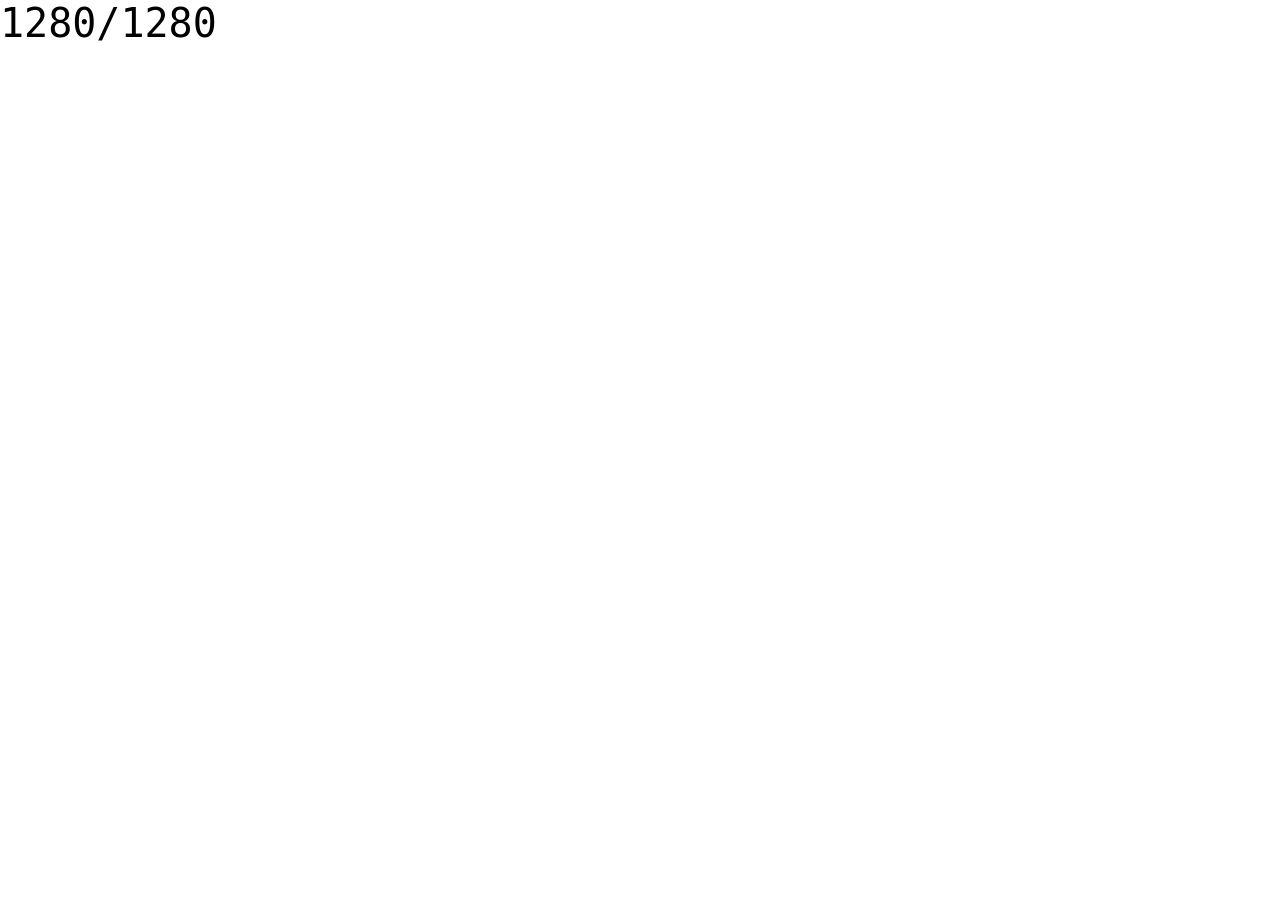
<file: _w.html>
<!DOCTYPE html><meta name="viewport" content="width=device-width,initial-scale=1"><body style="margin:0;font:40px monospace"><div id=o>?</div><script>o.textContent=innerWidth+"/"+document.documentElement.clientWidth</script>
</file>
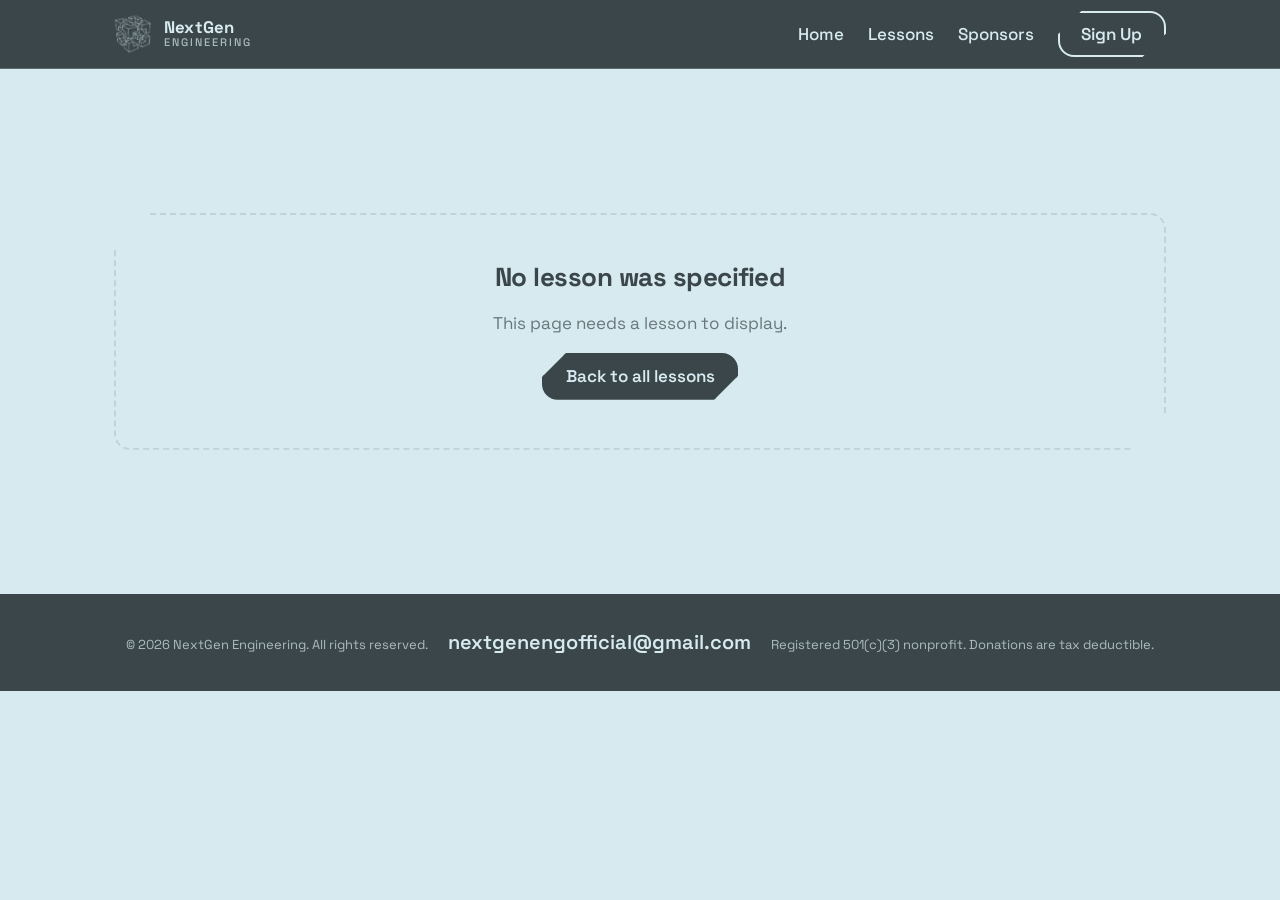
<file: lesson.html>
<!DOCTYPE html>
<html lang="en">
<head>
  <meta charset="utf-8">
  <meta name="viewport" content="width=device-width, initial-scale=1">

  <!-- Title and description are rewritten by lessons.js once the lesson loads. -->
  <title>Lesson | NextGen Engineering</title>
  <meta name="description" content="A free step by step engineering lesson from NextGen Engineering.">

  <meta property="og:type" content="article">
  <meta property="og:site_name" content="NextGen Engineering">
  <meta name="theme-color" content="#3B464A">

  <link rel="preconnect" href="https://fonts.googleapis.com">
  <link rel="preconnect" href="https://fonts.gstatic.com" crossorigin>
  <link href="https://fonts.googleapis.com/css2?family=Space+Grotesk:wght@400;500;600;700&display=swap" rel="stylesheet">

  <link rel="icon" href="files/images/logo-mark.svg" type="image/svg+xml">
  <link rel="stylesheet" href="styles.css">
</head>
<body>
  <a class="btn btn--primary visually-hidden" href="#main">Skip to content</a>

  <div data-include="header"></div>

  <main id="main">
    <section class="lesson-hero" id="lesson-hero"></section>

    <section class="section" id="lesson-body"></section>

    <section class="section section--surface" id="related" hidden>
      <div class="container">
        <div class="section-head">
          <span class="eyebrow">Keep going</span>
          <h2>Related lessons</h2>
        </div>
        <div class="grid grid--3" id="related-grid"></div>
      </div>
    </section>
  </main>

  <div data-include="footer"></div>

  <script src="script.js"></script>
  <script src="lessons.js"></script>
</body>
</html>
</file>
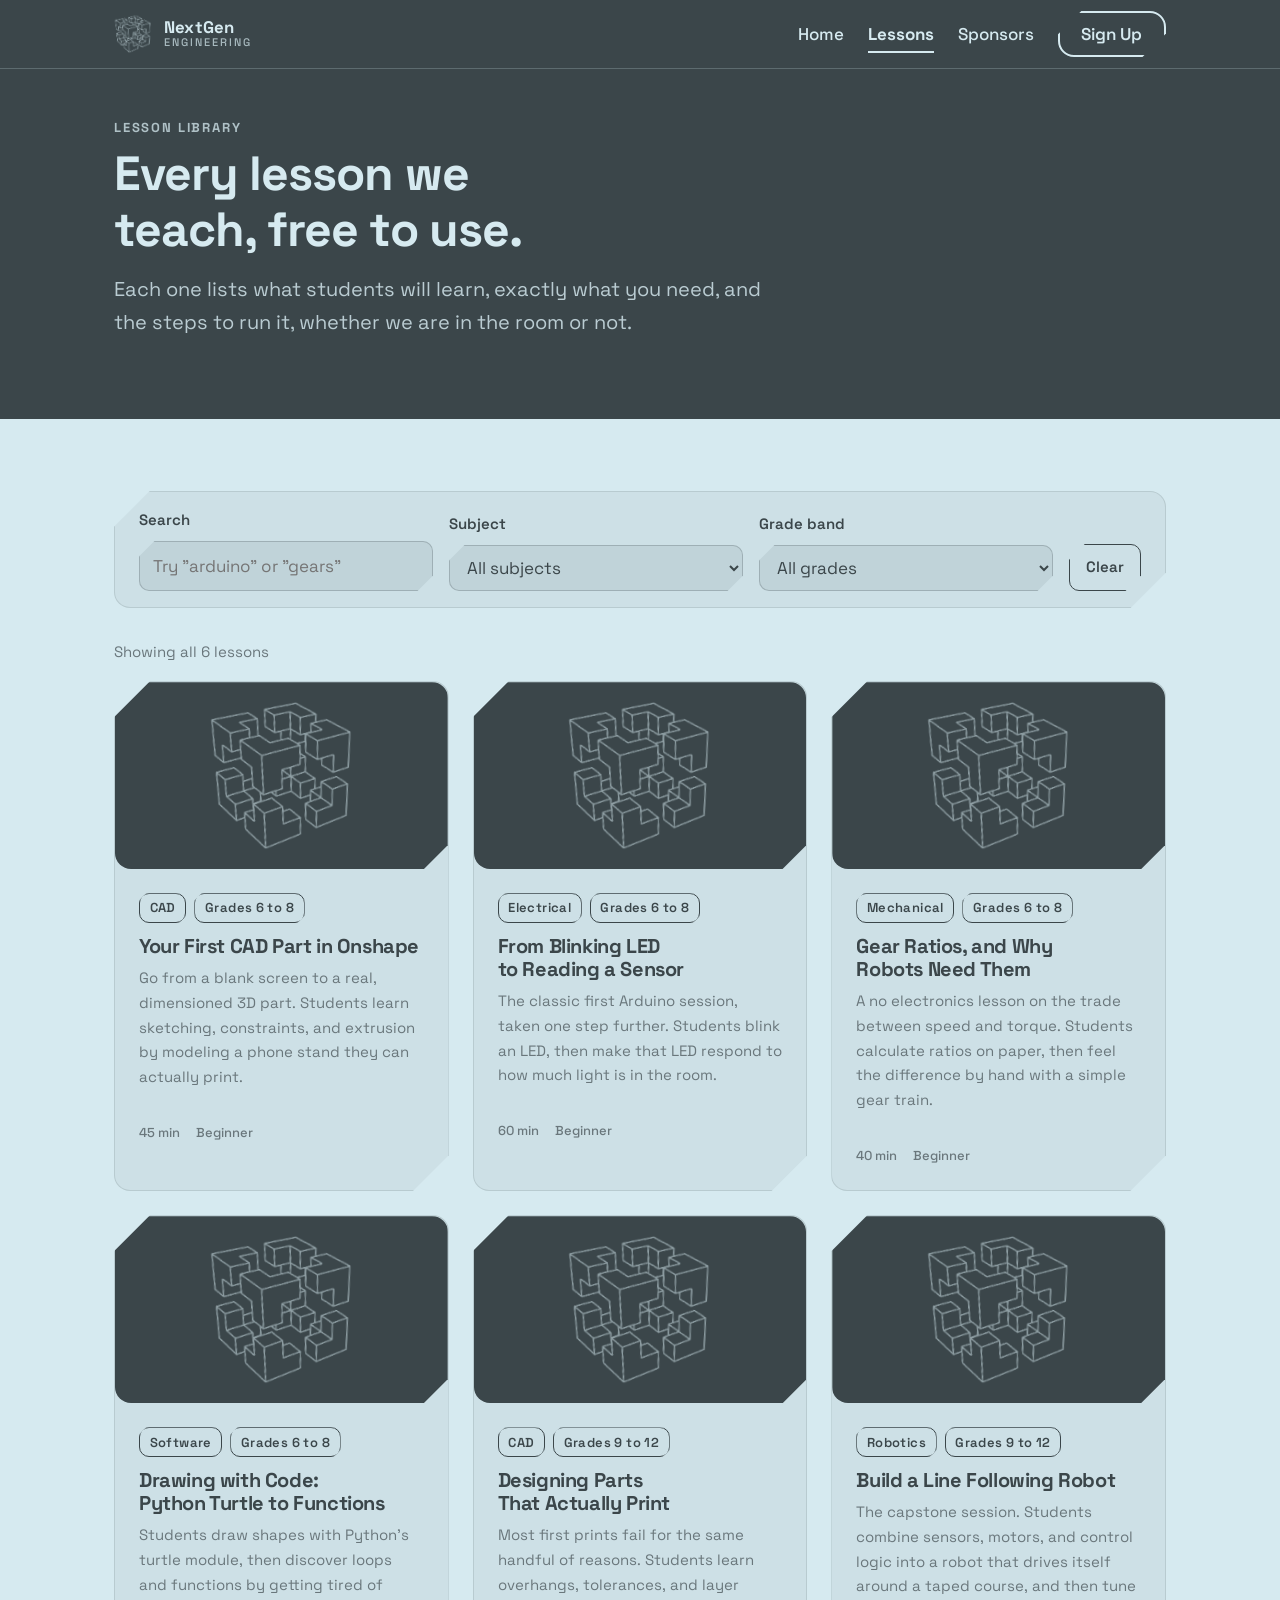
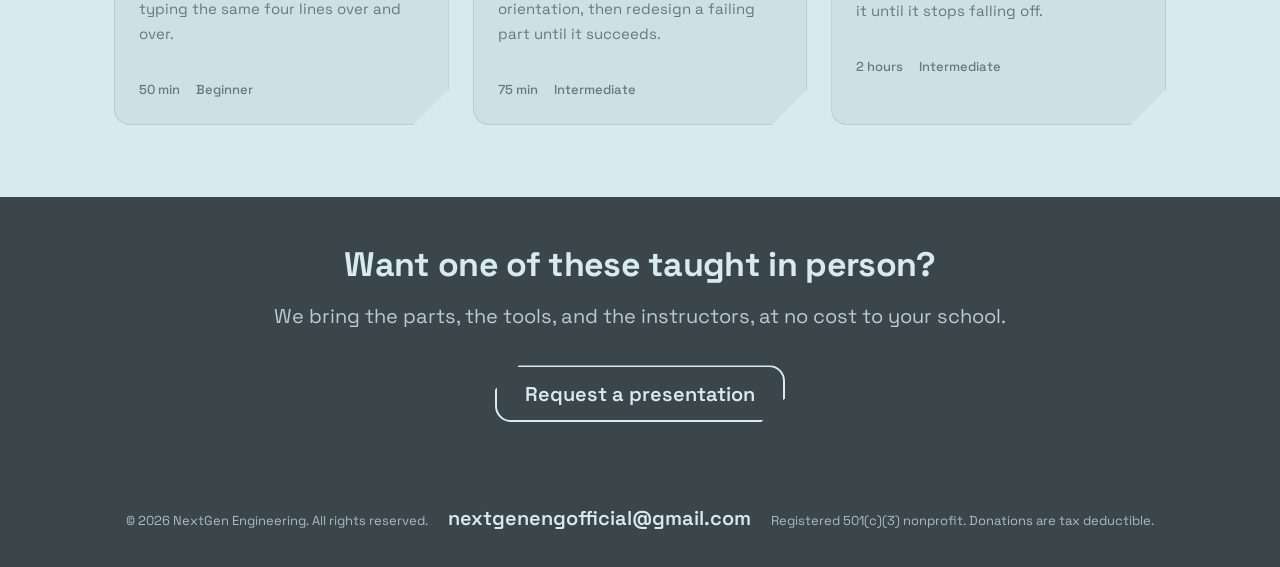
<file: lessons.html>
<!DOCTYPE html>
<html lang="en">
<head>
  <meta charset="utf-8">
  <meta name="viewport" content="width=device-width, initial-scale=1">

  <title>Lesson Library | NextGen Engineering</title>
  <meta name="description" content="Free engineering lessons for grades 6 to 12: CAD, electronics, mechanical design, software, and robotics. Every lesson includes objectives, a materials list, and step by step instructions.">
  <link rel="canonical" href="https://nextgenengineering.org/lessons.html">

  <meta property="og:type" content="website">
  <meta property="og:site_name" content="NextGen Engineering">
  <meta property="og:title" content="Lesson Library | NextGen Engineering">
  <meta property="og:description" content="Free, step by step engineering lessons for grades 6 to 12.">
  <meta property="og:url" content="https://nextgenengineering.org/lessons.html">
  <meta property="og:image" content="https://nextgenengineering.org/files/images/og-image.png">
  <meta name="twitter:card" content="summary_large_image">
  <meta name="theme-color" content="#3B464A">

  <link rel="preconnect" href="https://fonts.googleapis.com">
  <link rel="preconnect" href="https://fonts.gstatic.com" crossorigin>
  <link href="https://fonts.googleapis.com/css2?family=Space+Grotesk:wght@400;500;600;700&display=swap" rel="stylesheet">

  <link rel="icon" href="files/images/logo-mark.svg" type="image/svg+xml">
  <link rel="stylesheet" href="styles.css">
</head>
<body>
  <a class="btn btn--primary visually-hidden" href="#main">Skip to content</a>

  <div data-include="header"></div>

  <main id="main">

    <section class="section section--dark section--tight">
      <div class="container">
        <div class="section-head">
          <span class="eyebrow">Lesson library</span>
          <h1>Every lesson we teach, free to use.</h1>
          <p>
            Each one lists what students will learn, exactly what you need, and the steps to
            run it, whether we are in the room or not.
          </p>
        </div>
      </div>
    </section>

    <section class="section">
      <div class="container">

        <form class="filters" role="search" onsubmit="return false">
          <div class="field filters__search">
            <label for="filter-search">Search</label>
            <input type="search" id="filter-search" placeholder="Try &quot;arduino&quot; or &quot;gears&quot;" autocomplete="off">
          </div>

          <div class="field">
            <label for="filter-subject">Subject</label>
            <select id="filter-subject">
              <option value="">All subjects</option>
            </select>
          </div>

          <div class="field">
            <label for="filter-grade">Grade band</label>
            <select id="filter-grade">
              <option value="">All grades</option>
            </select>
          </div>

          <button type="button" class="filters__reset" id="filter-reset">Clear</button>
        </form>

        <p class="results-count" id="results-count" role="status" aria-live="polite">Loading lessons&hellip;</p>

        <div class="grid grid--3" id="lesson-grid"></div>

      </div>
    </section>

    <section class="section section--dark cta section--tight">
      <div class="container">
        <div class="section-head prose">
          <h2>Want one of these taught in person?</h2>
          <p>We bring the parts, the tools, and the instructors, at no cost to your school.</p>
        </div>
        <div class="btn-row">
          <a class="btn btn--outline btn--lg" href="signup.html?form=presentation">Request a presentation</a>
        </div>
      </div>
    </section>

  </main>

  <div data-include="footer"></div>

  <script src="script.js"></script>
  <script src="lessons.js"></script>
</body>
</html>
</file>
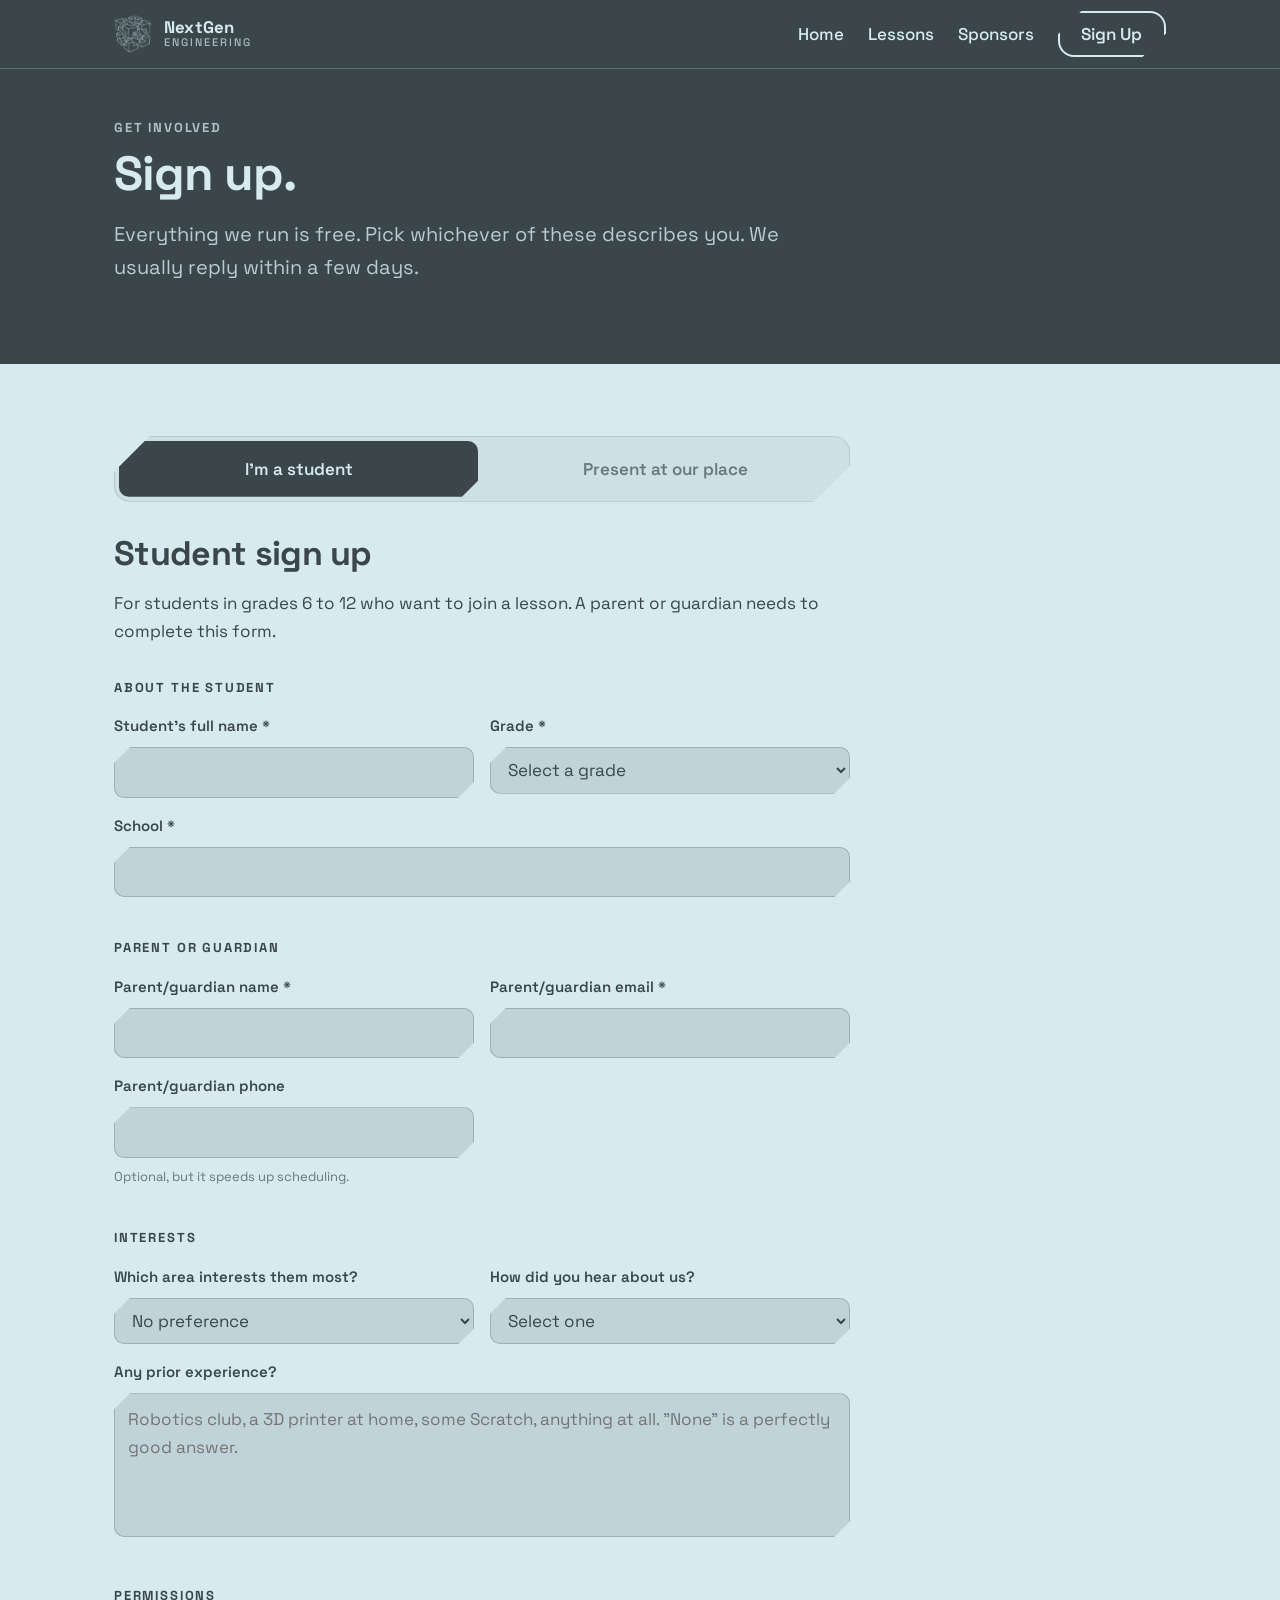
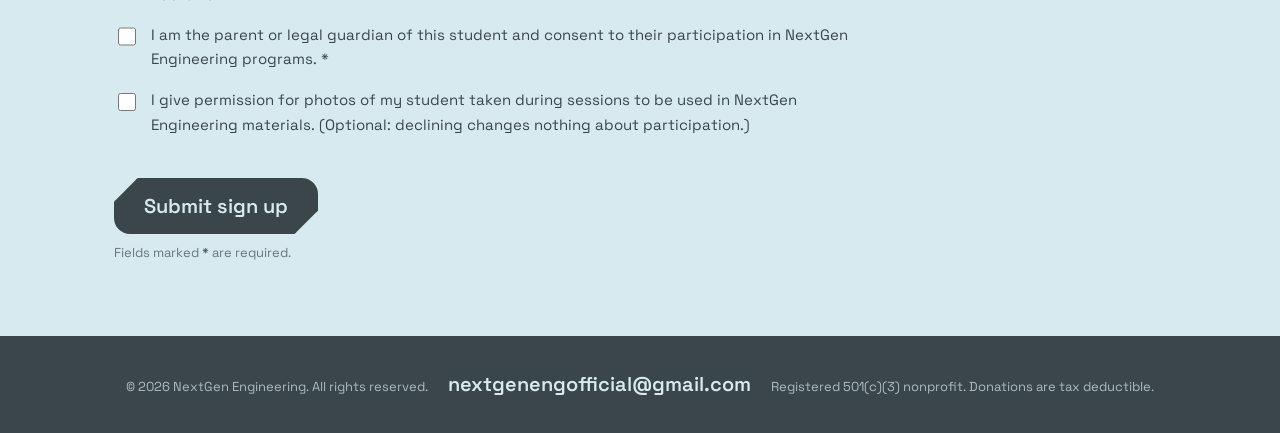
<file: signup.html>
<!DOCTYPE html>
<html lang="en">
<head>
  <meta charset="utf-8">
  <meta name="viewport" content="width=device-width, initial-scale=1">

  <title>Sign Up | NextGen Engineering</title>
  <meta name="description" content="Sign your student up for a free NextGen Engineering lesson, or request that we present at your school, library, or community center in the Orlando area.">
  <link rel="canonical" href="https://nextgenengineering.org/signup.html">

  <meta property="og:type" content="website">
  <meta property="og:site_name" content="NextGen Engineering">
  <meta property="og:title" content="Sign Up | NextGen Engineering">
  <meta property="og:description" content="Free engineering lessons for grades 6 to 12. Sign up as a student, or request a presentation for your group.">
  <meta property="og:url" content="https://nextgenengineering.org/signup.html">
  <meta property="og:image" content="https://nextgenengineering.org/files/images/og-image.png">
  <meta name="twitter:card" content="summary_large_image">
  <meta name="theme-color" content="#3B464A">

  <link rel="preconnect" href="https://fonts.googleapis.com">
  <link rel="preconnect" href="https://fonts.gstatic.com" crossorigin>
  <link href="https://fonts.googleapis.com/css2?family=Space+Grotesk:wght@400;500;600;700&display=swap" rel="stylesheet">

  <link rel="icon" href="files/images/logo-mark.svg" type="image/svg+xml">
  <link rel="stylesheet" href="styles.css">
</head>
<body>
  <a class="btn btn--primary visually-hidden" href="#main">Skip to content</a>

  <div data-include="header"></div>

  <main id="main">

    <section class="section section--dark section--tight">
      <div class="container">
        <div class="section-head">
          <span class="eyebrow">Get involved</span>
          <h1>Sign up.</h1>
          <p>
            Everything we run is free. Pick whichever of these describes you.
            We usually reply within a few days.
          </p>
        </div>
      </div>
    </section>

    <section class="section">
      <div class="container">

        <div class="form-card">

          <div class="tabs" role="tablist" aria-label="Sign up type">
            <button class="tab" type="button" role="tab" id="tab-student"
                    aria-controls="panel-student" aria-selected="true" data-form="student">
              I&rsquo;m a student
            </button>
            <button class="tab" type="button" role="tab" id="tab-presentation"
                    aria-controls="panel-presentation" aria-selected="false" data-form="presentation">
              Present at our place
            </button>
          </div>

          <!-- ============ Student sign up ============ -->
          <div class="tabpanel" id="panel-student" role="tabpanel" aria-labelledby="tab-student">

            <div class="prose" style="margin-bottom: var(--s-6)">
              <h2>Student sign up</h2>
              <p>
                For students in grades 6 to 12 who want to join a lesson. A parent or
                guardian needs to complete this form.
              </p>
            </div>

            <form class="js-w3form" data-label="student" novalidate>
              <input type="hidden" name="access_key" value="5e0a5d9a-e28c-4fcb-b5b9-926ee58a9d08">
              <input type="hidden" name="subject" value="New Student Sign Up: NextGen Engineering">
              <input type="hidden" name="form_type" value="student">
              <input type="hidden" name="from_name" value="NextGen Engineering Website">
              <!-- Web3Forms honeypot: bots fill it, humans never see it. -->
              <input type="checkbox" name="botcheck" class="botcheck" tabindex="-1" autocomplete="off">

              <fieldset>
                <legend>About the student</legend>
                <div class="form-grid">
                  <div class="field">
                    <label for="s-name">Student&rsquo;s full name <span class="required-star">*</span></label>
                    <input type="text" id="s-name" name="student_name" required autocomplete="name">
                  </div>
                  <div class="field">
                    <label for="s-grade">Grade <span class="required-star">*</span></label>
                    <select id="s-grade" name="student_grade" required>
                      <option value="">Select a grade</option>
                      <option>6th</option><option>7th</option><option>8th</option>
                      <option>9th</option><option>10th</option><option>11th</option><option>12th</option>
                    </select>
                  </div>
                  <div class="field field--full">
                    <label for="s-school">School <span class="required-star">*</span></label>
                    <input type="text" id="s-school" name="student_school" required>
                  </div>
                </div>
              </fieldset>

              <fieldset>
                <legend>Parent or guardian</legend>
                <div class="form-grid">
                  <div class="field">
                    <label for="s-parent">Parent/guardian name <span class="required-star">*</span></label>
                    <input type="text" id="s-parent" name="parent_name" required>
                  </div>
                  <div class="field">
                    <label for="s-email">Parent/guardian email <span class="required-star">*</span></label>
                    <input type="email" id="s-email" name="parent_email" required autocomplete="email">
                  </div>
                  <div class="field">
                    <label for="s-phone">Parent/guardian phone</label>
                    <input type="tel" id="s-phone" name="parent_phone" autocomplete="tel">
                    <p class="field__hint">Optional, but it speeds up scheduling.</p>
                  </div>
                </div>
              </fieldset>

              <fieldset>
                <legend>Interests</legend>
                <div class="form-grid">
                  <div class="field">
                    <label for="s-interest">Which area interests them most?</label>
                    <select id="s-interest" name="area_of_interest">
                      <option value="">No preference</option>
                      <option>Mechanical</option>
                      <option>Electrical</option>
                      <option>Software</option>
                      <option>CAD</option>
                      <option>Robotics</option>
                    </select>
                  </div>
                  <div class="field">
                    <label for="s-heard">How did you hear about us?</label>
                    <select id="s-heard" name="heard_about_us">
                      <option value="">Select one</option>
                      <option>School or teacher</option>
                      <option>Friend or family</option>
                      <option>Social media</option>
                      <option>Community event</option>
                      <option>Search engine</option>
                      <option>Other</option>
                    </select>
                  </div>
                  <div class="field field--full">
                    <label for="s-experience">Any prior experience?</label>
                    <textarea id="s-experience" name="prior_experience"
                              placeholder="Robotics club, a 3D printer at home, some Scratch, anything at all. &quot;None&quot; is a perfectly good answer."></textarea>
                  </div>
                </div>
              </fieldset>

              <fieldset>
                <legend>Permissions</legend>
                <div class="check-field">
                  <input type="checkbox" id="s-consent" name="parent_consent" value="Yes" required>
                  <label for="s-consent">
                    I am the parent or legal guardian of this student and consent to their
                    participation in NextGen Engineering programs. <span class="required-star">*</span>
                  </label>
                </div>
                <div class="check-field">
                  <input type="checkbox" id="s-photo" name="photo_release" value="Yes">
                  <label for="s-photo">
                    I give permission for photos of my student taken during sessions to be used
                    in NextGen Engineering materials. (Optional: declining changes nothing
                    about participation.)
                  </label>
                </div>
              </fieldset>

              <div class="js-form-status" role="status" aria-live="polite"></div>

              <button class="btn btn--primary btn--lg js-submit" type="submit">Submit sign up</button>
              <p class="field__hint">Fields marked <span class="required-star">*</span> are required.</p>
            </form>
          </div>

          <!-- ============ Presentation request ============ -->
          <div class="tabpanel" id="panel-presentation" role="tabpanel" aria-labelledby="tab-presentation" hidden>

            <div class="prose" style="margin-bottom: var(--s-6)">
              <h2>Request a presentation</h2>
              <p>
                For teachers, librarians, club sponsors, and community organizers in the
                Orlando area. We bring the materials and the instructors, free of charge.
              </p>
            </div>

            <form class="js-w3form" data-label="presentation" novalidate>
              <input type="hidden" name="access_key" value="5e0a5d9a-e28c-4fcb-b5b9-926ee58a9d08">
              <input type="hidden" name="subject" value="New Presentation Request: NextGen Engineering">
              <input type="hidden" name="form_type" value="presentation">
              <input type="hidden" name="from_name" value="NextGen Engineering Website">
              <input type="checkbox" name="botcheck" class="botcheck" tabindex="-1" autocomplete="off">

              <fieldset>
                <legend>Your contact info</legend>
                <div class="form-grid">
                  <div class="field">
                    <label for="p-name">Your name <span class="required-star">*</span></label>
                    <input type="text" id="p-name" name="contact_name" required autocomplete="name">
                  </div>
                  <div class="field">
                    <label for="p-role">Your role <span class="required-star">*</span></label>
                    <input type="text" id="p-role" name="contact_role" required
                           placeholder="Teacher, librarian, club sponsor…">
                  </div>
                  <div class="field">
                    <label for="p-email">Email <span class="required-star">*</span></label>
                    <input type="email" id="p-email" name="contact_email" required autocomplete="email">
                  </div>
                  <div class="field">
                    <label for="p-phone">Phone</label>
                    <input type="tel" id="p-phone" name="contact_phone" autocomplete="tel">
                  </div>
                </div>
              </fieldset>

              <fieldset>
                <legend>Your organization</legend>
                <div class="form-grid">
                  <div class="field field--full">
                    <label for="p-org">Organization name <span class="required-star">*</span></label>
                    <input type="text" id="p-org" name="organization" required>
                  </div>
                  <div class="field field--full">
                    <label for="p-address">Address <span class="required-star">*</span></label>
                    <input type="text" id="p-address" name="address" required
                           placeholder="Street, city, ZIP">
                    <p class="field__hint">We currently serve the greater Orlando area.</p>
                  </div>
                </div>
              </fieldset>

              <fieldset>
                <legend>The session</legend>
                <div class="form-grid">
                  <div class="field">
                    <label for="p-grades">Grade level of the audience <span class="required-star">*</span></label>
                    <select id="p-grades" name="audience_grades" required>
                      <option value="">Select one</option>
                      <option>Grades 6 to 8</option>
                      <option>Grades 9 to 12</option>
                      <option>Mixed 6 to 12</option>
                    </select>
                  </div>
                  <div class="field">
                    <label for="p-count">Approximate number of students <span class="required-star">*</span></label>
                    <input type="number" id="p-count" name="student_count" min="1" max="500" required>
                  </div>
                  <div class="field">
                    <label for="p-dates">Preferred dates</label>
                    <input type="text" id="p-dates" name="preferred_dates"
                           placeholder="e.g. any Friday in October">
                  </div>
                  <div class="field">
                    <label for="p-length">Session length</label>
                    <select id="p-length" name="session_length">
                      <option value="">Flexible</option>
                      <option>About 45 minutes (one class period)</option>
                      <option>About 90 minutes</option>
                      <option>Half day</option>
                      <option>Full day</option>
                    </select>
                  </div>
                  <div class="field field--full">
                    <label for="p-topics">Topics you&rsquo;re interested in</label>
                    <textarea id="p-topics" name="topics_of_interest"
                              placeholder="Anything from our lesson library, or tell us what you need and we'll build it."></textarea>
                  </div>
                </div>
              </fieldset>

              <fieldset>
                <legend>Your space</legend>
                <div class="form-grid">
                  <div class="field field--full">
                    <label for="p-equipment">What&rsquo;s available in the room?</label>
                    <textarea id="p-equipment" name="equipment_available"
                              placeholder="Projector? WiFi? Tables? Student laptops or Chromebooks? Power outlets?"></textarea>
                    <p class="field__hint">None of this is required; it just helps us plan what to bring.</p>
                  </div>
                  <div class="field field--full">
                    <label for="p-notes">Anything else we should know?</label>
                    <textarea id="p-notes" name="notes"></textarea>
                  </div>
                </div>
              </fieldset>

              <div class="js-form-status" role="status" aria-live="polite"></div>

              <button class="btn btn--primary btn--lg js-submit" type="submit">Send request</button>
              <p class="field__hint">Fields marked <span class="required-star">*</span> are required.</p>
            </form>
          </div>

        </div>
      </div>
    </section>

  </main>

  <div data-include="footer"></div>

  <script src="script.js"></script>
  <script src="forms.js"></script>
</body>
</html>
</file>
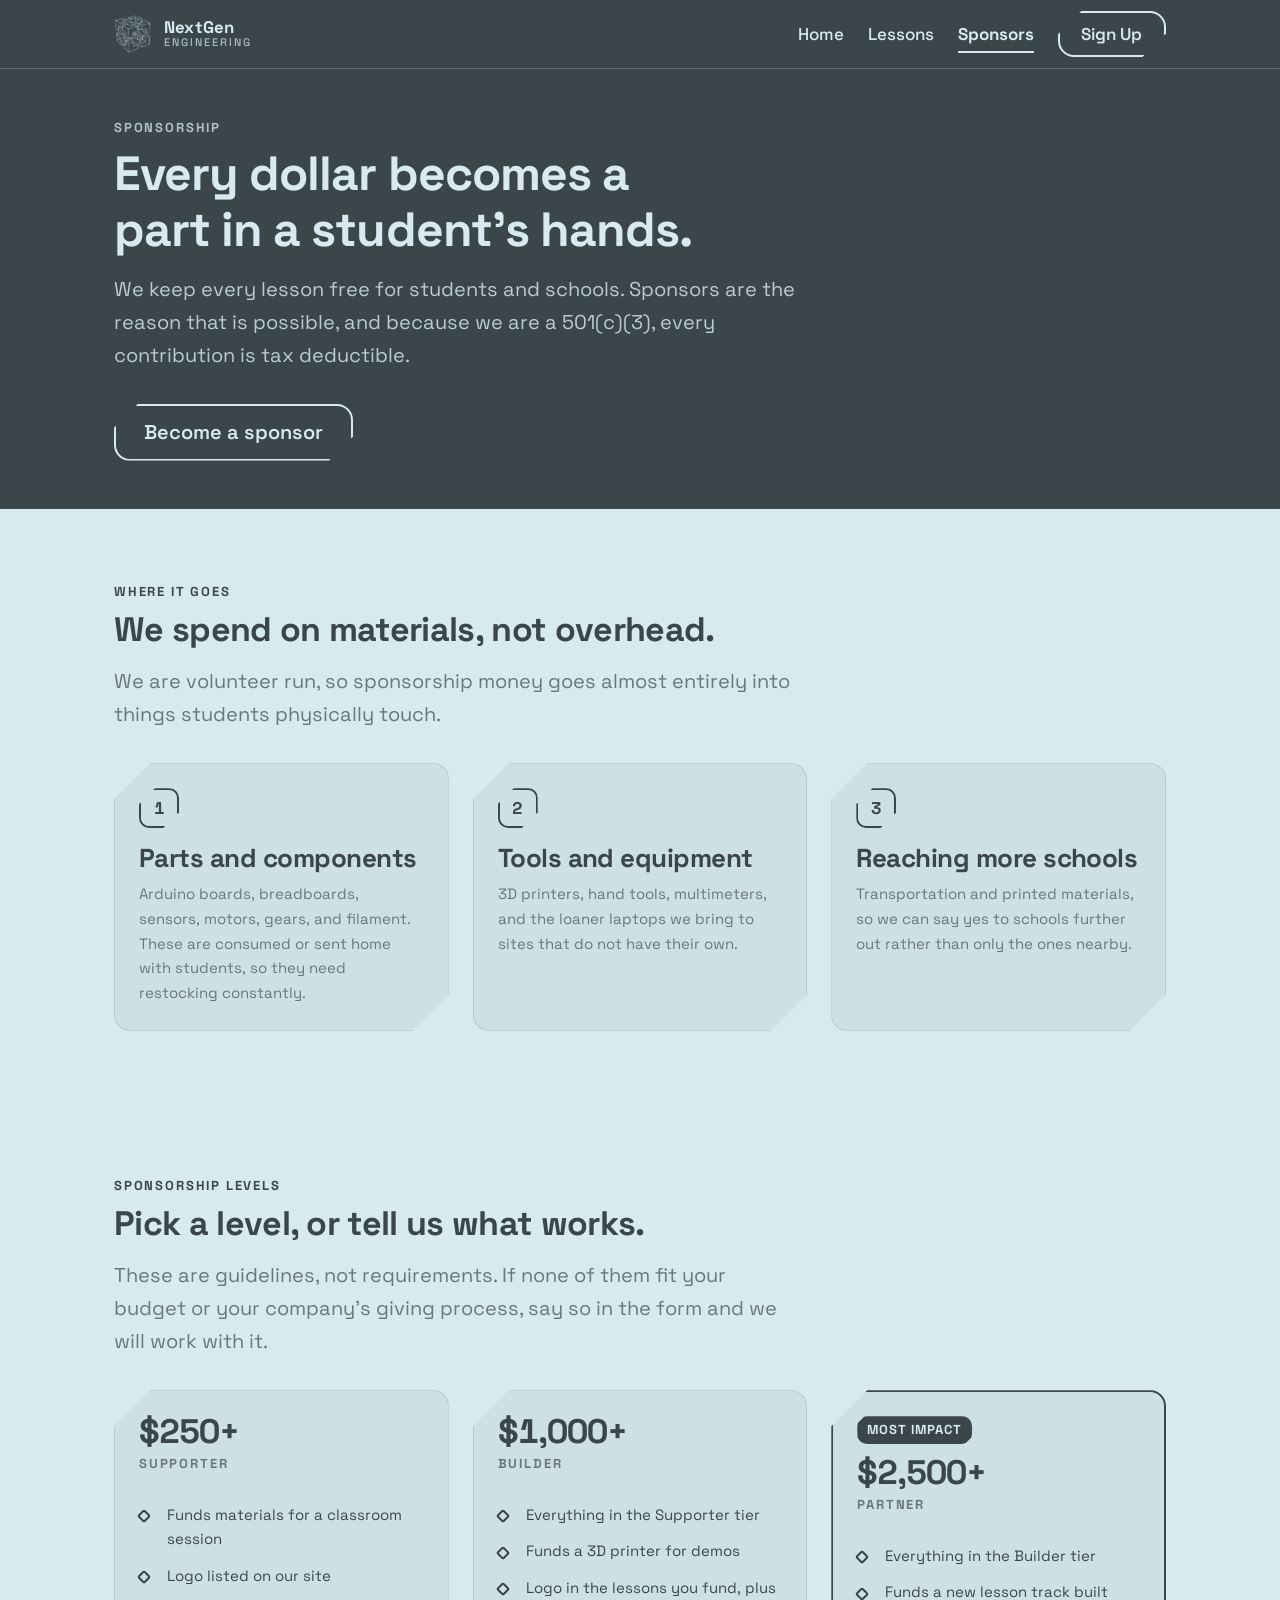
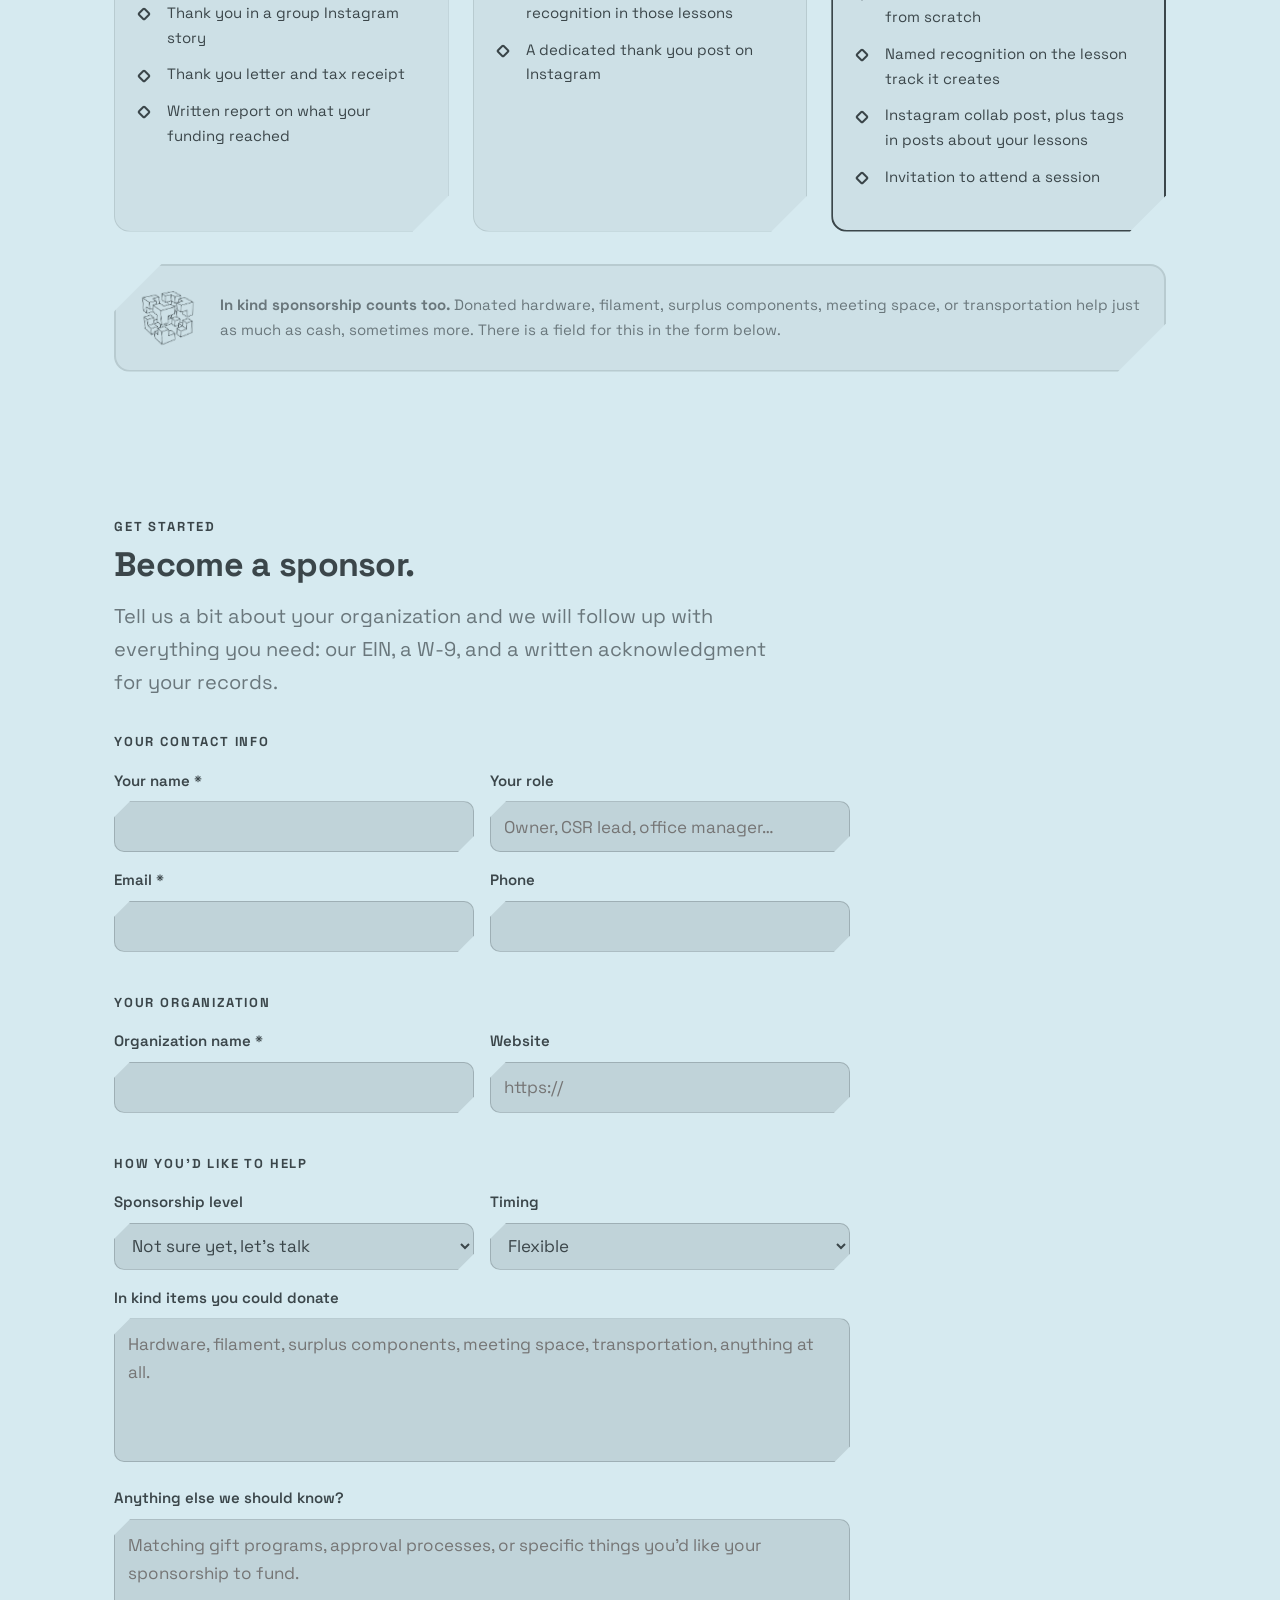
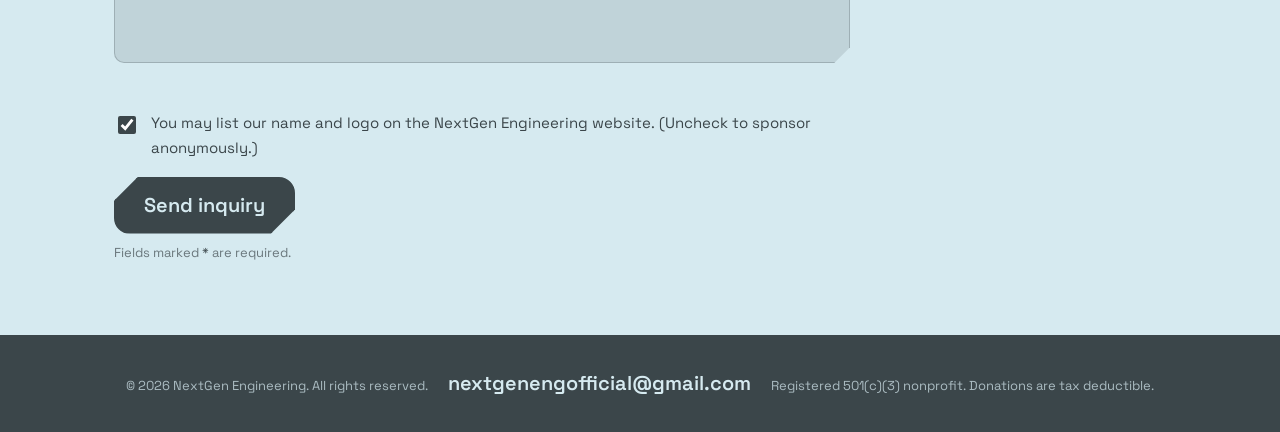
<file: sponsors.html>
<!DOCTYPE html>
<html lang="en">
<head>
  <meta charset="utf-8">
  <meta name="viewport" content="width=device-width, initial-scale=1">

  <title>Sponsors | NextGen Engineering</title>
  <meta name="description" content="Sponsor NextGen Engineering and put engineering tools directly into the hands of Orlando students in grades 6 to 12. Every sponsorship is tax deductible.">
  <link rel="canonical" href="https://nextgenengineering.org/sponsors.html">

  <meta property="og:type" content="website">
  <meta property="og:site_name" content="NextGen Engineering">
  <meta property="og:title" content="Sponsors | NextGen Engineering">
  <meta property="og:description" content="Put engineering tools directly into the hands of Orlando students. Every sponsorship is tax deductible.">
  <meta property="og:url" content="https://nextgenengineering.org/sponsors.html">
  <meta property="og:image" content="https://nextgenengineering.org/files/images/og-image.png">
  <meta name="twitter:card" content="summary_large_image">
  <meta name="theme-color" content="#3B464A">

  <link rel="preconnect" href="https://fonts.googleapis.com">
  <link rel="preconnect" href="https://fonts.gstatic.com" crossorigin>
  <link href="https://fonts.googleapis.com/css2?family=Space+Grotesk:wght@400;500;600;700&display=swap" rel="stylesheet">

  <link rel="icon" href="files/images/logo-mark.svg" type="image/svg+xml">
  <link rel="stylesheet" href="styles.css">
</head>
<body>
  <a class="btn btn--primary visually-hidden" href="#main">Skip to content</a>

  <div data-include="header"></div>

  <main id="main">

    <!-- ================= Hero ================= -->
    <section class="section section--dark section--tight">
      <div class="container">
        <div class="section-head">
          <span class="eyebrow">Sponsorship</span>
          <h1>Every dollar becomes a part in a student&rsquo;s hands.</h1>
          <p>
            We keep every lesson free for students and schools. Sponsors are the reason
            that is possible, and because we are a 501(c)(3), every contribution is
            tax deductible.
          </p>
        </div>
        <div class="btn-row">
          <a class="btn btn--outline btn--lg" href="#become-a-sponsor">Become a sponsor</a>
        </div>
      </div>
    </section>

    <!-- ================= Where the money goes ================= -->
    <section class="section">
      <div class="container">
        <div class="section-head">
          <span class="eyebrow">Where it goes</span>
          <h2>We spend on materials, not overhead.</h2>
          <p>
            We are volunteer run, so sponsorship money goes almost entirely into
            things students physically touch.
          </p>
        </div>

        <div class="grid grid--3">
          <article class="card">
            <span class="feature__num" aria-hidden="true">1</span>
            <h3>Parts and components</h3>
            <p>
              Arduino boards, breadboards, sensors, motors, gears, and filament. These are
              consumed or sent home with students, so they need restocking constantly.
            </p>
          </article>

          <article class="card">
            <span class="feature__num" aria-hidden="true">2</span>
            <h3>Tools and equipment</h3>
            <p>
              3D printers, hand tools, multimeters, and the loaner laptops we bring to sites
              that do not have their own.
            </p>
          </article>

          <article class="card">
            <span class="feature__num" aria-hidden="true">3</span>
            <h3>Reaching more schools</h3>
            <p>
              Transportation and printed materials, so we can say yes to schools further out
              rather than only the ones nearby.
            </p>
          </article>
        </div>
      </div>
    </section>

    <!-- ================= Tiers ================= -->
    <section class="section section--surface">
      <div class="container">
        <div class="section-head">
          <span class="eyebrow">Sponsorship levels</span>
          <h2>Pick a level, or tell us what works.</h2>
          <p>
            These are guidelines, not requirements. If none of them fit your budget or your
            company&rsquo;s giving process, say so in the form and we will work with it.
          </p>
        </div>

        <div class="grid grid--3">
          <article class="card tier">
            <span class="tier__amount">$250+</span>
            <span class="tier__name">Supporter</span>
            <ul class="checklist">
              <li>Funds materials for a classroom session</li>
              <li>Logo listed on our site</li>
              <li>Thank you in a group Instagram story</li>
              <li>Thank you letter and tax receipt</li>
              <li>Written report on what your funding reached</li>
            </ul>
          </article>

          <article class="card tier">
            <span class="tier__amount">$1,000+</span>
            <span class="tier__name">Builder</span>
            <ul class="checklist">
              <li>Everything in the Supporter tier</li>
              <li>Funds a 3D printer for demos</li>
              <li>Logo in the lessons you fund, plus recognition in those lessons</li>
              <li>A dedicated thank you post on Instagram</li>
            </ul>
          </article>

          <article class="card tier tier--featured">
            <span class="tier__badge">Most impact</span>
            <span class="tier__amount">$2,500+</span>
            <span class="tier__name">Partner</span>
            <ul class="checklist">
              <li>Everything in the Builder tier</li>
              <li>Funds a new lesson track built from scratch</li>
              <li>Named recognition on the lesson track it creates</li>
              <li>Instagram collab post, plus tags in posts about your lessons</li>
              <li>Invitation to attend a session</li>
            </ul>
          </article>
        </div>

        <div class="legal-box" style="margin-top: var(--s-6)">
          <svg class="legal-box__mark" aria-hidden="true" focusable="false"><use href="#nextgen-mark"></use></svg>
          <p>
            <strong>In kind sponsorship counts too.</strong> Donated hardware, filament,
            surplus components, meeting space, or transportation help just as much as cash,
            sometimes more. There is a field for this in the form below.
          </p>
        </div>
      </div>
    </section>

    <!-- ================= Sponsor inquiry form ================= -->
    <section class="section" id="become-a-sponsor">
      <div class="container">

        <div class="form-card">
          <div class="section-head">
            <span class="eyebrow">Get started</span>
            <h2>Become a sponsor.</h2>
            <p>
              Tell us a bit about your organization and we will follow up with everything you
              need: our EIN, a W-9, and a written acknowledgment for your records.
            </p>
          </div>

          <form class="js-w3form" data-label="sponsor" novalidate>
            <input type="hidden" name="access_key" value="5e0a5d9a-e28c-4fcb-b5b9-926ee58a9d08">
            <input type="hidden" name="subject" value="New Sponsorship Inquiry: NextGen Engineering">
            <input type="hidden" name="form_type" value="sponsor">
            <input type="hidden" name="from_name" value="NextGen Engineering Website">
            <input type="checkbox" name="botcheck" class="botcheck" tabindex="-1" autocomplete="off">

            <fieldset>
              <legend>Your contact info</legend>
              <div class="form-grid">
                <div class="field">
                  <label for="sp-name">Your name <span class="required-star">*</span></label>
                  <input type="text" id="sp-name" name="contact_name" required autocomplete="name">
                </div>
                <div class="field">
                  <label for="sp-role">Your role</label>
                  <input type="text" id="sp-role" name="contact_role" placeholder="Owner, CSR lead, office manager…">
                </div>
                <div class="field">
                  <label for="sp-email">Email <span class="required-star">*</span></label>
                  <input type="email" id="sp-email" name="contact_email" required autocomplete="email">
                </div>
                <div class="field">
                  <label for="sp-phone">Phone</label>
                  <input type="tel" id="sp-phone" name="contact_phone" autocomplete="tel">
                </div>
              </div>
            </fieldset>

            <fieldset>
              <legend>Your organization</legend>
              <div class="form-grid">
                <div class="field">
                  <label for="sp-org">Organization name <span class="required-star">*</span></label>
                  <input type="text" id="sp-org" name="organization" required autocomplete="organization">
                </div>
                <div class="field">
                  <label for="sp-website">Website</label>
                  <input type="url" id="sp-website" name="website" placeholder="https://">
                </div>
              </div>
            </fieldset>

            <fieldset>
              <legend>How you&rsquo;d like to help</legend>
              <div class="form-grid">
                <div class="field">
                  <label for="sp-level">Sponsorship level</label>
                  <select id="sp-level" name="sponsorship_level">
                    <option value="">Not sure yet, let&rsquo;s talk</option>
                    <option>Supporter: $250+</option>
                    <option>Builder: $1,000+</option>
                    <option>Partner: $2,500+</option>
                    <option>In kind donation</option>
                    <option>Other amount</option>
                  </select>
                </div>
                <div class="field">
                  <label for="sp-timing">Timing</label>
                  <select id="sp-timing" name="timing">
                    <option value="">Flexible</option>
                    <option>Ready now</option>
                    <option>This quarter</option>
                    <option>Next budget cycle</option>
                    <option>Just gathering information</option>
                  </select>
                </div>
                <div class="field field--full">
                  <label for="sp-inkind">In kind items you could donate</label>
                  <textarea id="sp-inkind" name="in_kind_items"
                            placeholder="Hardware, filament, surplus components, meeting space, transportation, anything at all."></textarea>
                </div>
                <div class="field field--full">
                  <label for="sp-notes">Anything else we should know?</label>
                  <textarea id="sp-notes" name="notes"
                            placeholder="Matching gift programs, approval processes, or specific things you'd like your sponsorship to fund."></textarea>
                </div>
              </div>
            </fieldset>

            <div class="check-field">
              <input type="checkbox" id="sp-listed" name="permission_to_list" value="Yes" checked>
              <label for="sp-listed">
                You may list our name and logo on the NextGen Engineering website.
                (Uncheck to sponsor anonymously.)
              </label>
            </div>

            <div class="js-form-status" role="status" aria-live="polite"></div>

            <button class="btn btn--primary btn--lg js-submit" type="submit">Send inquiry</button>
            <p class="field__hint">Fields marked <span class="required-star">*</span> are required.</p>
          </form>
        </div>

      </div>
    </section>

  </main>

  <div data-include="footer"></div>

  <script src="script.js"></script>
  <script src="forms.js"></script>
</body>
</html>
</file>
<file: styles.css>
/* ==========================================================================
   NextGen Engineering: global stylesheet
   Palette is three colors only. Every value below resolves to one of them.
   ========================================================================== */

:root {
  /* --- The two brand colors --------------------------------------------- */
  --dark:  #3B464A;   /* Limed Spruce */
  --light: #D6EAF0;   /* Jagged Ice   */

  /* --- Steps derived from the two above, never new hues ----------------- */
  /* light + dark */
  --surface:        color-mix(in srgb, var(--light) 94%, var(--dark));
  --surface-2:      color-mix(in srgb, var(--light) 86%, var(--dark));
  /* dark + light */
  --dark-soft:      color-mix(in srgb, var(--dark) 88%, var(--light));
  --muted:          color-mix(in srgb, var(--dark) 70%, var(--light));
  /* translucent inks: one per hue, alpha is the only variable */
  --border:         color-mix(in srgb, var(--dark) 14%, transparent);
  --border-on-dark: color-mix(in srgb, var(--light) 22%, transparent);
  --shadow-ink:     color-mix(in srgb, var(--dark) 10%, transparent);

  --shadow-sm:  0 1px 2px   var(--shadow-ink);
  --shadow:     0 2px 6px   var(--shadow-ink);
  --shadow-lg:  0 10px 28px var(--shadow-ink);

  /* --- Type ------------------------------------------------------------- */
  --font: 'Space Grotesk', 'Helvetica Neue', Arial, sans-serif;

  --fs-xs:   0.8125rem;
  --fs-sm:   0.9375rem;
  --fs-base: 1.0625rem;
  --fs-lg:   1.25rem;
  --fs-xl:   1.625rem;
  --fs-2xl:  2.125rem;
  --fs-3xl:  3rem;

  /* --- Space ------------------------------------------------------------ */
  --s-1: 0.25rem;
  --s-2: 0.5rem;
  --s-3: 0.75rem;
  --s-4: 1rem;
  --s-5: 1.5rem;
  --s-6: 2rem;
  --s-7: 3rem;
  --s-8: 4.5rem;

  /* --- Shape ------------------------------------------------------------ */
  --radius:    10px;
  --radius-lg: 16px;

  /* The chamfer is the brand's one structural motif: a 45deg cut taken off the
     top-left and bottom-right of a rounded box. Three sizes so the cut stays
     in proportion as the thing it cuts gets bigger. */
  --chamfer-2xs: 0.45rem; /* tags and other type-sized chips */
  --chamfer-xs: 1rem;     /* form controls, icon buttons, step markers */
  --chamfer-sm: 1.5rem;   /* buttons, thumbnails, avatars */
  --chamfer-md: 2.25rem;  /* cards, panels, status blocks */
  --chamfer-lg: 3rem;     /* video, wide callout panels */
  --max-width: 1100px;
  --header-h:  68px;
}

/* --------------------------------------------------------------------------
   Reset
   -------------------------------------------------------------------------- */

*, *::before, *::after { box-sizing: border-box; }

html { -webkit-text-size-adjust: 100%; scroll-behavior: smooth; }

body {
  margin: 0;
  font-family: var(--font);
  font-size: var(--fs-base);
  font-weight: 400;
  line-height: 1.65;
  color: var(--dark);
  background: var(--light);
  -webkit-font-smoothing: antialiased;
  /* Long unbroken strings (emails, URLs, part numbers) wrap instead of
     forcing the whole page to scroll sideways on a phone. */
  overflow-wrap: break-word;
}

img, svg, video { max-width: 100%; height: auto; display: block; }

h1, h2, h3, h4 {
  margin: 0 0 var(--s-4);
  font-weight: 700;
  line-height: 1.15;
  letter-spacing: -0.02em;
  text-wrap: balance;
}

h1 { font-size: var(--fs-3xl); }
h2 { font-size: var(--fs-2xl); }
h3 { font-size: var(--fs-xl); }
h4 { font-size: var(--fs-lg); }

p  { margin: 0 0 var(--s-4); }
p:last-child { margin-bottom: 0; }

a {
  color: var(--dark);
  text-decoration-thickness: 1px;
  text-underline-offset: 3px;
}
a:hover { color: var(--muted); }

ul, ol { margin: 0 0 var(--s-4); padding-left: var(--s-5); }
li + li { margin-top: var(--s-2); }

hr { border: 0; border-top: 1px solid var(--border); margin: var(--s-6) 0; }

/* Space Grotesk carries the whole site; buttons and fields inherit it too. */
button, input, select, textarea { font: inherit; color: inherit; }

/* Keyboard focus is visible everywhere. */
:focus-visible {
  outline: 3px solid var(--dark);
  outline-offset: 2px;
  border-radius: 4px;
}

.visually-hidden {
  position: absolute;
  width: 1px; height: 1px;
  padding: 0; margin: -1px;
  overflow: hidden;
  clip-path: inset(50%);
  white-space: nowrap;
}

/* --------------------------------------------------------------------------
   Layout primitives
   -------------------------------------------------------------------------- */

.container {
  width: 100%;
  max-width: var(--max-width);
  margin-inline: auto;
  padding-inline: var(--s-5);
}

.section { padding-block: var(--s-8); }
.section--tight { padding-block: var(--s-7); }

/* Full-bleed dark band. Text inside flips to --light. */
.section--dark {
  background: var(--dark);
  color: var(--light);
}
.section--dark a { color: var(--light); }
.section--dark a:hover { color: var(--light); }

/* Same ground as <body>. The band exists for rhythm/padding, not for a
   color change; cards are what carry the tint here. */
.section--surface { background: var(--light); }

.section-head { max-width: 62ch; margin-bottom: var(--s-6); }
.section-head p { color: var(--muted); font-size: var(--fs-lg); }
.section--dark .section-head p { color: color-mix(in srgb, var(--light) 82%, var(--dark)); }

.eyebrow {
  display: block;
  margin-bottom: var(--s-2);
  font-size: var(--fs-xs);
  font-weight: 700;
  letter-spacing: 0.14em;
  text-transform: uppercase;
  color: var(--dark);
}
.section--dark .eyebrow,
.hero .eyebrow,
.lesson-hero .eyebrow { color: var(--light); opacity: 0.75; }

.grid { display: grid; gap: var(--s-5); }
/* Without this, a grid item's automatic minimum size is its content, so one
   wide child can blow the track out past the viewport. */
.grid > * { min-width: 0; }
.grid--2 { grid-template-columns: repeat(2, 1fr); }
.grid--3 { grid-template-columns: repeat(3, 1fr); }
.grid--4 { grid-template-columns: repeat(4, 1fr); }

/* --------------------------------------------------------------------------
   Chamfer motif

   One shape, applied at every scale. clip-path over a rounded border box: the
   diagonal slices straight through two of the four rounded corners. On a
   filled element it cuts the fill; on a bordered one it cuts the border too --
   a border is only painted around the element's own box, so nothing is drawn
   along the diagonal and the outline reads as open at those corners.

   Every chamfered thing sets its own --chamfer and shares this one polygon.
   Add `.chamfered` to cut anything else, an <img> included.
   -------------------------------------------------------------------------- */

.chamfered,
.btn,
.card,
.tag,
.tier__badge,
.sponsor-logo,
.nav__toggle,
.feature__num,
.member__avatar,
.step::before,
.filters,
.filters__reset,
.lesson-card,
.lesson-card__thumb,
.download-list a,
.tabs,
.tab,
.field input,
.field select,
.field textarea,
.legal-box,
.video-wrap,
.form-status,
.empty-state {
  --chamfer: var(--chamfer-md);
  border-radius: var(--radius-lg);
  clip-path: polygon(
    var(--chamfer) 0,
    100% 0,
    100% calc(100% - var(--chamfer)),
    calc(100% - var(--chamfer)) 100%,
    0 100%,
    0 var(--chamfer)
  );
}

/* clip-path clips the focus ring along with everything else, so on keyboard
   focus the cut is dropped: the element closes into a plain rounded rectangle
   and the ring becomes visible again. */
.chamfered:focus-visible,
.btn:focus-visible,
.nav__toggle:focus-visible,
.lesson-card:focus-visible {
  clip-path: none;
}

/* Text fields are different: they match :focus-visible on plain mouse clicks
   too, so un-chamfering them would make every field visibly change shape when
   clicked. Instead the ring is drawn INSIDE the box with a negative offset,
   where the clip cannot reach it, and the cut stays put. */
.field input:focus-visible,
.field select:focus-visible,
.field textarea:focus-visible,
.filters__reset:focus-visible,
.tab:focus-visible,
.download-list a:focus-visible {
  outline: 2px solid var(--dark);
  outline-offset: -5px;
  border-color: var(--dark);
}

/* Note: a clipped box cannot cast a box-shadow -- the shadow paints outside
   the clip and is thrown away. Chamfered surfaces carry a border instead and
   lift on hover with border-color. See .lesson-card below. */

/* Size the cut to the thing being cut, so the angle stays readable from a
   24px tag up to a full-width video. */
.tag,
.tier__badge                             { --chamfer: var(--chamfer-2xs); }
.nav__toggle,
.feature__num,
.step::before,
.filters__reset,
.download-list a,
.tab,
.field input,
.field select,
.field textarea                          { --chamfer: var(--chamfer-xs); }
.btn,
.member__avatar,
.sponsor-logo,
.lesson-card__thumb                      { --chamfer: var(--chamfer-sm); }
.legal-box,
.video-wrap                              { --chamfer: var(--chamfer-lg); }

.chamfer--xs { --chamfer: var(--chamfer-xs); }
.chamfer--sm { --chamfer: var(--chamfer-sm); }
.chamfer--lg { --chamfer: var(--chamfer-lg); }

/* --------------------------------------------------------------------------
   Buttons
   -------------------------------------------------------------------------- */

/* Shape comes from the chamfer motif above; this is everything else. */
.btn {
  --chamfer: var(--chamfer-sm);
  display: inline-flex;
  align-items: center;
  justify-content: center;
  gap: var(--s-2);
  padding: 0.7rem 1.35rem;
  border: 2px solid transparent;
  /* 17px semibold keeps Jagged Ice on Eastern Blue in large-text contrast range. */
  font-size: 1.0625rem;
  font-weight: 600;
  line-height: 1.2;
  text-decoration: none;
  cursor: pointer;
  transition: background-color .25s ease, border-color .25s ease, color .25s ease;
}

.btn:focus-visible {
  outline: 2px solid currentColor;
  outline-offset: 3px;
}

.btn--primary { background: var(--dark); border-color: var(--dark); color: var(--light); }
.btn--primary:hover { background: var(--dark-soft); border-color: var(--dark-soft); color: var(--light); }

.btn--outline {
  background: transparent;
  border-color: currentColor;
  color: var(--dark);
}
.btn--outline:hover { color: var(--muted); }

/* On a dark band the outline flips to the light color for contrast.
   currentColor means the border follows the text automatically. */
.section--dark .btn--outline,
.hero .btn--outline,
.lesson-hero .btn--outline,
.site-header .btn--outline { color: var(--light); }
.section--dark .btn--outline:hover,
.hero .btn--outline:hover,
.lesson-hero .btn--outline:hover,
.site-header .btn--outline:hover { color: var(--surface-2); }

.btn--lg { padding: 0.9rem 1.75rem; font-size: var(--fs-lg); }
.btn--block { width: 100%; }

.btn-row { display: flex; flex-wrap: wrap; gap: var(--s-3); }

/* --------------------------------------------------------------------------
   Cards
   -------------------------------------------------------------------------- */

/* Chamfered, so no box-shadow: a clipped box throws its shadow away. The
   border carries the edge and the hover state instead. */
.card {
  background: var(--surface);
  border: 1px solid var(--border);
  border-radius: var(--radius-lg);
  padding: var(--s-5);
}

a.card, .card--link {
  display: block;
  color: inherit;
  text-decoration: none;
  transition: transform .15s ease, border-color .15s ease;
}
a.card:hover, .card--link:hover {
  transform: translateY(-2px);
  border-color: var(--dark);
  color: inherit;
}

.card h3 { margin-bottom: var(--s-2); }
.card p  { color: var(--muted); font-size: var(--fs-sm); }

.tag {
  display: inline-block;
  padding: 0.2rem 0.6rem;
  border: 1px solid var(--dark);
  border-radius: var(--radius);
  font-size: var(--fs-xs);
  font-weight: 600;
  letter-spacing: 0.03em;
  color: var(--dark);
}

/* --------------------------------------------------------------------------
   Site header
   -------------------------------------------------------------------------- */

.site-header {
  position: sticky;
  top: 0;
  z-index: 50;
  background: var(--dark);
  color: var(--light);
  border-bottom: 1px solid var(--border-on-dark);
}

.site-header .container {
  display: flex;
  align-items: center;
  gap: var(--s-5);
  min-height: var(--header-h);
}

.brand {
  display: inline-flex;
  align-items: center;
  gap: var(--s-3);
  margin-right: auto;
  color: var(--light);
  text-decoration: none;
  font-weight: 700;
  letter-spacing: -0.01em;
}
.brand:hover { color: var(--light); }

/* The mark inherits `color`, so it recolors with the brand text. */
.brand__mark { width: 38px; height: 38px; flex: none; color: currentColor; }

.brand__name { display: flex; flex-direction: column; line-height: 1.05; }
.brand__name strong { font-size: 1.05rem; letter-spacing: 0.01em; }
.brand__name span {
  font-size: 0.6875rem;
  font-weight: 500;
  letter-spacing: 0.18em;
  text-transform: uppercase;
  opacity: 0.7;
}

.nav { display: flex; align-items: center; gap: var(--s-5); }

.nav__list {
  display: flex;
  align-items: center;
  gap: var(--s-5);
  margin: 0;
  padding: 0;
  list-style: none;
}
.nav__list li { margin: 0; }

.nav__link {
  position: relative;
  padding-block: var(--s-2);
  color: var(--light);
  text-decoration: none;
  font-weight: 500;
}
.nav__link:hover { color: var(--light); }

/* Active page marker: an underline plus weight, since the palette has no
   accent color to tint the current link with. */
.nav__link.is-active { font-weight: 700; }
.nav__link.is-active::after {
  content: "";
  position: absolute;
  left: 0; right: 0; bottom: 0;
  height: 2px;
  background: var(--light);
}

.nav__toggle {
  display: none;
  width: 44px; height: 44px;
  padding: 0;
  background: transparent;
  border: 1px solid var(--border-on-dark);
  border-radius: var(--radius);
  color: var(--light);
  cursor: pointer;
}
.nav__toggle-bar {
  display: block;
  width: 18px; height: 2px;
  margin: 4px auto;
  background: currentColor;
  transition: transform .2s ease, opacity .2s ease;
}
/* The bars are children 2-4: the button's first child is the visually-hidden
   "Menu" label that gives it an accessible name. */
.nav__toggle[aria-expanded="true"] .nav__toggle-bar:nth-child(2) { transform: translateY(6px) rotate(45deg); }
.nav__toggle[aria-expanded="true"] .nav__toggle-bar:nth-child(3) { opacity: 0; }
.nav__toggle[aria-expanded="true"] .nav__toggle-bar:nth-child(4) { transform: translateY(-6px) rotate(-45deg); }

/* --------------------------------------------------------------------------
   Site footer
   -------------------------------------------------------------------------- */

.site-footer {
  background: var(--dark);
  color: var(--light);
  padding-block: var(--s-6);
}

.site-footer a { color: var(--light); text-decoration: none; }
.site-footer a:hover { color: var(--light); text-decoration: underline; }

/* One single line at every width: contact, copyright, nonprofit status.
   Sizes are in cqi (1cqi = 1% of .footer__inner's width), so the row is a
   fixed multiple of the container no matter the screen: it scales down
   instead of wrapping. The min() caps growth on wide screens. */
.footer__inner {
  container-type: inline-size;
  display: flex;
  flex-wrap: nowrap;
  align-items: baseline;
  justify-content: center;
  gap: 1.6cqi;
  white-space: nowrap;
  text-align: center;
}

.footer__email {
  font-size: min(var(--fs-lg), 1.9cqi);
  font-weight: 600;
  order: 2;   /* centered: copyright, email, nonprofit status */
}

/* display: contents lifts the two paragraphs into the flex row above, so all
   three items share one line. */
.footer__legal { display: contents; }
.footer__legal p:first-child { order: 1; }
.footer__legal p:last-child  { order: 3; }
.footer__legal p {
  margin: 0;
  font-size: min(var(--fs-xs), 1.25cqi);
  color: color-mix(in srgb, var(--light) 72%, var(--dark));
}

/* --------------------------------------------------------------------------
   Forms (base styles; Phase 4 builds on these)
   -------------------------------------------------------------------------- */

.field { margin-bottom: var(--s-4); }

.field label {
  display: block;
  margin-bottom: var(--s-2);
  font-size: var(--fs-sm);
  font-weight: 600;
}

.field input,
.field select,
.field textarea {
  width: 100%;
  padding: 0.65rem 0.8rem;
  background: var(--surface-2);
  border: 1px solid color-mix(in srgb, var(--dark) 25%, transparent);
  border-radius: var(--radius);
  font-size: var(--fs-base);
}
.field input:hover,
.field select:hover,
.field textarea:hover { border-color: var(--dark); }
/* The native resize grabber sits in the bottom-right corner -- precisely the
   corner the chamfer removes -- and a clipped area takes no pointer events, so
   the grabber would be dead. Drop it and give the field more room instead. */
.field textarea { min-height: 9rem; resize: none; }

.field__hint { margin-top: var(--s-2); font-size: var(--fs-xs); color: var(--muted); }

.required-star { color: var(--dark); }

/* Web3Forms honeypot: must stay in the DOM but never be seen. */
.botcheck { display: none !important; }

/* --------------------------------------------------------------------------
   Responsive
   -------------------------------------------------------------------------- */

@media (max-width: 900px) {
  :root { --fs-3xl: 2.375rem; --fs-2xl: 1.875rem; --s-8: 3.5rem; }
  .grid--3, .grid--4 { grid-template-columns: repeat(2, 1fr); }
}

@media (max-width: 720px) {
  .nav__toggle { display: block; }

  .nav {
    position: absolute;
    top: 100%;
    left: 0;
    right: 0;
    flex-direction: column;
    align-items: stretch;
    gap: 0;
    padding: var(--s-3) var(--s-5) var(--s-5);
    background: var(--dark);
    border-bottom: 1px solid var(--border-on-dark);
    box-shadow: var(--shadow-lg);
  }
  .nav[hidden] { display: none; }

  .nav__list { flex-direction: column; align-items: stretch; gap: 0; }
  .nav__list li { border-top: 1px solid var(--border-on-dark); }
  .nav__link { display: block; padding-block: var(--s-3); }
  .nav__link.is-active::after { display: none; }
  .nav .btn { margin-top: var(--s-4); }
}

@media (max-width: 600px) {
  :root { --fs-3xl: 2rem; --fs-2xl: 1.625rem; }
  .container { padding-inline: var(--s-4); }
  .grid--2, .grid--3 { grid-template-columns: 1fr; }
  /* Stats stay two-up -- stacking four of them makes the band absurdly tall. */
  .grid--4 { grid-template-columns: repeat(2, 1fr); gap: var(--s-5); }
  .btn-row .btn { width: 100%; }
  .legal-box { flex-direction: column; align-items: flex-start; }
}

/* Small phones (iPhone SE and down). Tighten the frame and drop anything that
   is decoration rather than content. */
@media (max-width: 420px) {
  :root {
    --fs-3xl: 1.75rem;
    --fs-2xl: 1.5rem;
    --fs-xl:  1.25rem;
    --s-8: 2.75rem;
    --s-7: 2rem;
  }

  .container { padding-inline: var(--s-4); }
  .section-head { margin-bottom: var(--s-5); }

  /* The brand tagline is wide-tracked and crowds the menu button. */
  .brand__name span { display: none; }
  .brand__mark { width: 32px; height: 32px; }

  .hero__art { width: min(260px, 72%); justify-self: center; }

  .card, .lesson-card__body, .form-status, .empty-state { padding: var(--s-4); }
  .filters { padding: var(--s-4); }
  .member__avatar:has(img) { --bleed: calc(var(--s-4) + 1px); }

  /* Scale the whole motif down together so it stays in proportion. */
  :root { --chamfer-sm: 1.15rem; --chamfer-md: 1.6rem; --chamfer-lg: 2rem; }

  .step { padding-left: 2.75rem; }
  .step::before { width: 2rem; height: 2rem; }
  .step:not(:last-child)::after { left: calc(1rem - 1px); top: 2.25rem; }

}

@media (prefers-reduced-motion: reduce) {
  html { scroll-behavior: auto; }
  *, *::before, *::after { transition-duration: .01ms !important; animation-duration: .01ms !important; }
}

/* ==========================================================================
   Page components (Phases 2 to 5)
   ========================================================================== */

/* --- Hero --------------------------------------------------------------- */

.hero {
  background: var(--dark);
  color: var(--light);
  padding-block: var(--s-8);
  overflow: hidden;
}

.hero__inner {
  display: grid;
  grid-template-columns: 1fr 0.95fr;
  align-items: center;
  gap: var(--s-7);
}

.hero h1 { margin-bottom: var(--s-4); }

.hero__lede {
  max-width: 46ch;
  font-size: var(--fs-lg);
  color: color-mix(in srgb, var(--light) 84%, var(--dark));
}

.hero .btn-row { margin-top: var(--s-6); }

/* The mark doubles as the hero illustration: a rotating CAD model, with the
   flat SVG standing in as poster and as the no-JS fallback. */
.hero__art { justify-self: center; width: min(520px, 100%); color: var(--light); }
.hero__art svg { width: 100%; height: auto; opacity: 0.9; }

.hero__model {
  display: block;
  width: 100%;
  /* model-viewer ships its own `height: 150px`, which beats aspect-ratio
     unless height is explicitly handed back to auto. */
  height: auto;
  aspect-ratio: 1;
  background: transparent;
  /* model-viewer's poster and progress bar default to white; both are pushed
     back onto the palette so the dark hero stays unbroken. */
  --poster-color: transparent;
  --progress-bar-color: var(--dark);
  --progress-mask: transparent;
}

/* The poster SVG has to be positioned by us; the slot is a bare container. */
.hero__model svg[slot="poster"] {
  width: 100%;
  height: 100%;
  background: var(--dark);
}

/* Grabbing the model shouldn't look like text selection. */
.hero__model:not([disable-tap]) { cursor: grab; }
.hero__model:active { cursor: grabbing; }

@media (prefers-reduced-motion: reduce) {
  .hero__model { --progress-bar-color: transparent; }
}

/* --- Stats -------------------------------------------------------------- */

.stat { text-align: center; }

.stat__num {
  display: block;
  font-size: var(--fs-3xl);
  font-weight: 700;
  line-height: 1;
  letter-spacing: -0.03em;
  font-variant-numeric: tabular-nums;
  color: var(--dark);
}
.section--dark .stat__num { color: var(--light); }

.stat__label {
  display: block;
  margin-top: var(--s-2);
  font-size: var(--fs-sm);
  font-weight: 500;
  color: var(--muted);
}
.section--dark .stat__label { color: color-mix(in srgb, var(--light) 78%, var(--dark)); }

/* --- Icon / numbered feature cards -------------------------------------- */

.feature__num {
  display: inline-flex;
  align-items: center;
  justify-content: center;
  width: 40px; height: 40px;
  margin-bottom: var(--s-4);
  border: 2px solid var(--dark);
  border-radius: var(--radius);
  font-weight: 700;
  font-variant-numeric: tabular-nums;
  color: var(--dark);
}

.checklist { list-style: none; padding: 0; }
.checklist li {
  position: relative;
  padding-left: 1.75rem;
  margin-top: var(--s-3);
}
.checklist li::before {
  content: "";
  position: absolute;
  left: 0; top: 0.55em;
  width: 10px; height: 10px;
  border: 2px solid var(--dark);
  border-radius: 2px;
  transform: rotate(45deg);
}

/* --- Team --------------------------------------------------------------- */

.member { text-align: center; }

.member__avatar {
  display: flex;
  align-items: center;
  justify-content: center;
  width: 84px; height: 84px;
  margin: 0 auto var(--s-4);
  border: 2px solid var(--dark);
  border-radius: var(--radius-lg);
  background: var(--surface-2);
  font-size: var(--fs-xl);
  font-weight: 700;
  letter-spacing: 0.02em;
  color: var(--dark);
}

.member__avatar { position: relative; overflow: hidden; }

/* Photo cards: a full-bleed 4:5 portrait instead of the small initials tile.
   Negative margins pull it over the card's padding and 1px border, so the
   card's own top-left cut clips the photo; the photo keeps its bottom-right cut. */
.member__avatar:has(img) {
  --bleed: calc(var(--s-5) + 1px);
  width: calc(100% + 2 * var(--bleed)); height: auto;
  aspect-ratio: 4 / 5;
  margin: calc(-1 * var(--bleed)) calc(-1 * var(--bleed)) var(--s-4);
  border: 0;
  border-radius: 0 var(--radius-lg) 0 0;
}

.member__avatar img {
  position: absolute;
  inset: 0;
  width: 100%; height: 100%;
  object-fit: cover;
}

.member h3 { margin-bottom: var(--s-1); font-size: var(--fs-lg); }

.member__role {
  display: block;
  margin-bottom: var(--s-3);
  font-size: var(--fs-xs);
  font-weight: 600;
  letter-spacing: 0.1em;
  text-transform: uppercase;
  color: var(--dark);
}

/* --- Legal / EIN block -------------------------------------------------- */

.legal-box {
  display: flex;
  flex-wrap: wrap;
  align-items: center;
  gap: var(--s-5);
  padding: var(--s-5);
  border: 2px solid var(--border);
  background: var(--surface);
}
.legal-box__mark { width: 56px; height: 56px; flex: none; color: var(--dark); }
.legal-box p { flex: 1 1 20rem; font-size: var(--fs-sm); color: var(--muted); }

/* --- CTA band ----------------------------------------------------------- */

.cta { text-align: center; }
.cta .section-head { margin-inline: auto; }
.cta .btn-row { justify-content: center; }

/* --- Lesson filters ----------------------------------------------------- */

.filters {
  display: flex;
  flex-wrap: wrap;
  align-items: flex-end;
  gap: var(--s-4);
  padding: var(--s-4) var(--s-5);
  margin-bottom: var(--s-6);
  background: var(--surface);
  border: 1px solid var(--border);
  border-radius: var(--radius-lg);
}

.filters .field { flex: 1 1 12rem; margin-bottom: 0; }
.filters__search { flex: 2 1 16rem; }

.filters__reset {
  flex: none;
  padding: 0.65rem 1rem;
  background: transparent;
  border: 1px solid var(--dark);
  border-radius: var(--radius);
  font-size: var(--fs-sm);
  font-weight: 600;
  color: var(--dark);
  cursor: pointer;
}
.filters__reset:hover { background: var(--dark); color: var(--light); }

.results-count {
  margin-bottom: var(--s-4);
  font-size: var(--fs-sm);
  color: var(--muted);
  font-variant-numeric: tabular-nums;
}

/* --- Lesson cards ------------------------------------------------------- */

/* The card and its thumbnail are both cut, at different sizes, so the motif
   reads twice at two scales in the same object. */
.lesson-card { display: flex; flex-direction: column; padding: 0; }

/* Thumbnail falls back to a tinted tile carrying the logo, so a lesson with
   no artwork yet still looks deliberate rather than broken. */
.lesson-card__thumb {
  position: relative;
  display: flex;
  align-items: center;
  justify-content: center;
  aspect-ratio: 16 / 9;
  background: var(--dark);
  color: var(--light);
}
.lesson-card__thumb img { width: 100%; height: 100%; object-fit: cover; }
.lesson-card__thumb svg { width: 46%; height: auto; opacity: 0.55; }

.lesson-card__body { display: flex; flex-direction: column; flex: 1; padding: var(--s-5); }
.lesson-card__body h3 { font-size: var(--fs-lg); }
.lesson-card__body p { flex: 1; }

.meta-row {
  display: flex;
  flex-wrap: wrap;
  align-items: center;
  gap: var(--s-2) var(--s-4);
  margin-top: var(--s-4);
  font-size: var(--fs-xs);
  font-weight: 500;
  color: var(--muted);
}
.meta-row span { display: inline-flex; align-items: center; gap: var(--s-1); }

.card-tags { display: flex; flex-wrap: wrap; gap: var(--s-2); margin-bottom: var(--s-3); }

/* --- Empty / error states ----------------------------------------------- */

.empty-state {
  padding: var(--s-7) var(--s-5);
  text-align: center;
  border: 2px dashed var(--border);
}
.empty-state h3 { color: var(--dark); }
.empty-state p { color: var(--muted); }

/* --- Lesson detail ------------------------------------------------------ */

.lesson-hero { background: var(--dark); color: var(--light); padding-block: var(--s-7); }
.lesson-hero h1 { margin-bottom: var(--s-3); }
.lesson-hero .meta-row { color: color-mix(in srgb, var(--light) 80%, var(--dark)); }
.lesson-hero .tag { border-color: var(--light); color: var(--light); }

.breadcrumb { margin-bottom: var(--s-4); font-size: var(--fs-sm); }
.breadcrumb a { color: color-mix(in srgb, var(--light) 85%, var(--dark)); }

.lesson-layout {
  display: grid;
  grid-template-columns: minmax(0, 1fr) 20rem;
  align-items: start;
  gap: var(--s-7);
}

.lesson-aside { position: sticky; top: calc(var(--header-h) + var(--s-4)); display: grid; gap: var(--s-4); }
.lesson-aside h3 { font-size: var(--fs-base); }

.steps { list-style: none; margin: 0; padding: 0; counter-reset: step; }

.step {
  position: relative;
  margin: 0 0 var(--s-6);
  padding-left: 3.5rem;
}
.step::before {
  counter-increment: step;
  content: counter(step);
  position: absolute;
  left: 0; top: 0;
  display: flex;
  align-items: center;
  justify-content: center;
  width: 2.35rem; height: 2.35rem;
  border: 2px solid var(--dark);
  border-radius: var(--radius);
  font-weight: 700;
  font-variant-numeric: tabular-nums;
  color: var(--dark);
  background: var(--light);
}
.step h3 { margin-bottom: var(--s-2); font-size: var(--fs-lg); }

/* The connecting rail between step markers. */
.step:not(:last-child)::after {
  content: "";
  position: absolute;
  left: calc(1.175rem - 1px);
  top: 2.6rem;
  bottom: calc(var(--s-6) * -1 + 0.5rem);
  width: 2px;
  background: var(--border);
}

.download-list { list-style: none; margin: 0; padding: 0; }
.download-list li + li { margin-top: var(--s-2); }
.download-list a {
  display: flex;
  align-items: center;
  gap: var(--s-2);
  padding: var(--s-3);
  border: 1px solid var(--border);
  border-radius: var(--radius);
  background: var(--surface-2);
  font-size: var(--fs-sm);
  font-weight: 600;
  text-decoration: none;
}
.download-list a:hover { border-color: var(--dark); }

.video-wrap {
  aspect-ratio: 16 / 9;
  margin-bottom: var(--s-6);
  background: var(--dark);
}
.video-wrap iframe { width: 100%; height: 100%; border: 0; }

/* --- Form tabs ---------------------------------------------------------- */

.tabs {
  display: flex;
  gap: var(--s-2);
  margin-bottom: var(--s-6);
  padding: var(--s-1);
  background: var(--surface);
  border: 1px solid var(--border);
  border-radius: var(--radius-lg);
}

.tab {
  flex: 1;
  padding: 0.75rem 1rem;
  background: transparent;
  border: 2px solid transparent;
  border-radius: var(--radius);
  font-size: var(--fs-base);
  font-weight: 600;
  color: var(--muted);
  cursor: pointer;
  transition: background-color .15s ease, color .15s ease;
}
.tab:hover { color: var(--dark); }
.tab[aria-selected="true"] { background: var(--dark); color: var(--light); }

.form-card { max-width: 46rem; }

.form-grid { display: grid; grid-template-columns: 1fr 1fr; gap: 0 var(--s-4); }
.field--full { grid-column: 1 / -1; }

fieldset { margin: 0 0 var(--s-5); padding: 0; border: 0; }
legend {
  padding: 0;
  margin-bottom: var(--s-4);
  font-size: var(--fs-xs);
  font-weight: 700;
  letter-spacing: 0.14em;
  text-transform: uppercase;
  color: var(--dark);
}

.check-field {
  display: flex;
  align-items: flex-start;
  gap: var(--s-3);
  margin-bottom: var(--s-4);
}
.check-field input { width: 1.15rem; height: 1.15rem; margin-top: 0.28rem; flex: none; accent-color: var(--dark); }
.check-field label { margin: 0; font-weight: 400; font-size: var(--fs-sm); }

/* --- Form status -------------------------------------------------------- */

.form-status {
  padding: var(--s-5);
  border: 2px solid var(--dark);
  background: var(--surface);
}
.form-status h3 { color: var(--dark); }
.form-status--error { border-color: var(--dark); }
.form-status--error h3 { color: var(--dark); }

.btn[aria-busy="true"] { opacity: 0.65; pointer-events: none; }

/* --- Utilities ---------------------------------------------------------- */

.prose { max-width: 68ch; }

/* Wrap anything too wide to shrink -- a materials table, a wide diagram -- so
   it scrolls inside its own box rather than widening the page. */
.table-wrap { max-width: 100%; overflow-x: auto; -webkit-overflow-scrolling: touch; }
.table-wrap table { min-width: 34rem; border-collapse: collapse; }

.stack > * + * { margin-top: var(--s-4); }
.text-center { text-align: center; }

/* --- Responsive (page components) --------------------------------------- */

@media (max-width: 900px) {
  .hero__inner { grid-template-columns: 1fr; gap: var(--s-6); }
  .hero__art { width: min(360px, 78%); order: -1; justify-self: center; }
  .lesson-layout { grid-template-columns: 1fr; }
  .lesson-aside { position: static; }
}

@media (max-width: 600px) {
  .form-grid { grid-template-columns: 1fr; }
  .tabs { flex-direction: column; }
  .filters { flex-direction: column; align-items: stretch; }
  .filters__reset { width: 100%; }
  .step { padding-left: 3rem; }
}

/* --------------------------------------------------------------------------
   Sponsors
   -------------------------------------------------------------------------- */

.tier { display: flex; flex-direction: column; }

/* The recommended tier is called out with a heavier Limed Spruce border rather
   than a different background, so all four tiers keep the same visual weight. */
.tier--featured { border-color: var(--dark); border-width: 2px; }

.tier__badge {
  align-self: flex-start;
  margin-bottom: var(--s-3);
  padding: 0.2rem 0.6rem;
  border-radius: var(--radius);
  background: var(--dark);
  color: var(--light);
  font-size: var(--fs-xs);
  font-weight: 700;
  letter-spacing: 0.08em;
  text-transform: uppercase;
}

.tier__amount {
  display: block;
  margin-bottom: var(--s-1);
  font-size: var(--fs-2xl);
  font-weight: 700;
  line-height: 1;
  letter-spacing: -0.03em;
  font-variant-numeric: tabular-nums;
  color: var(--dark);
}

.tier__name {
  display: block;
  margin-bottom: var(--s-4);
  font-size: var(--fs-xs);
  font-weight: 700;
  letter-spacing: 0.14em;
  text-transform: uppercase;
  color: var(--muted);
}

.tier ul { flex: 1; }
.tier .checklist li { font-size: var(--fs-sm); }

/* Sponsor logos sit on their own tile so mixed logo backgrounds still read. */
.sponsor-wall { display: grid; grid-template-columns: repeat(4, 1fr); gap: var(--s-4); }

.sponsor-logo {
  display: flex;
  align-items: center;
  justify-content: center;
  min-height: 7rem;
  padding: var(--s-4);
  background: var(--surface);
  border: 1px solid var(--border);
  border-radius: var(--radius-lg);
  text-align: center;
  font-weight: 600;
  color: var(--muted);
}
.sponsor-logo img { max-height: 4.5rem; width: auto; }

/* Placeholder slot, shown until real sponsors exist. */
.sponsor-logo--empty {
  border-style: dashed;
  font-size: var(--fs-sm);
  font-weight: 400;
}

@media (max-width: 900px) {
  .sponsor-wall { grid-template-columns: repeat(3, 1fr); }
}
@media (max-width: 600px) {
  .sponsor-wall { grid-template-columns: repeat(2, 1fr); }
}
</file>
